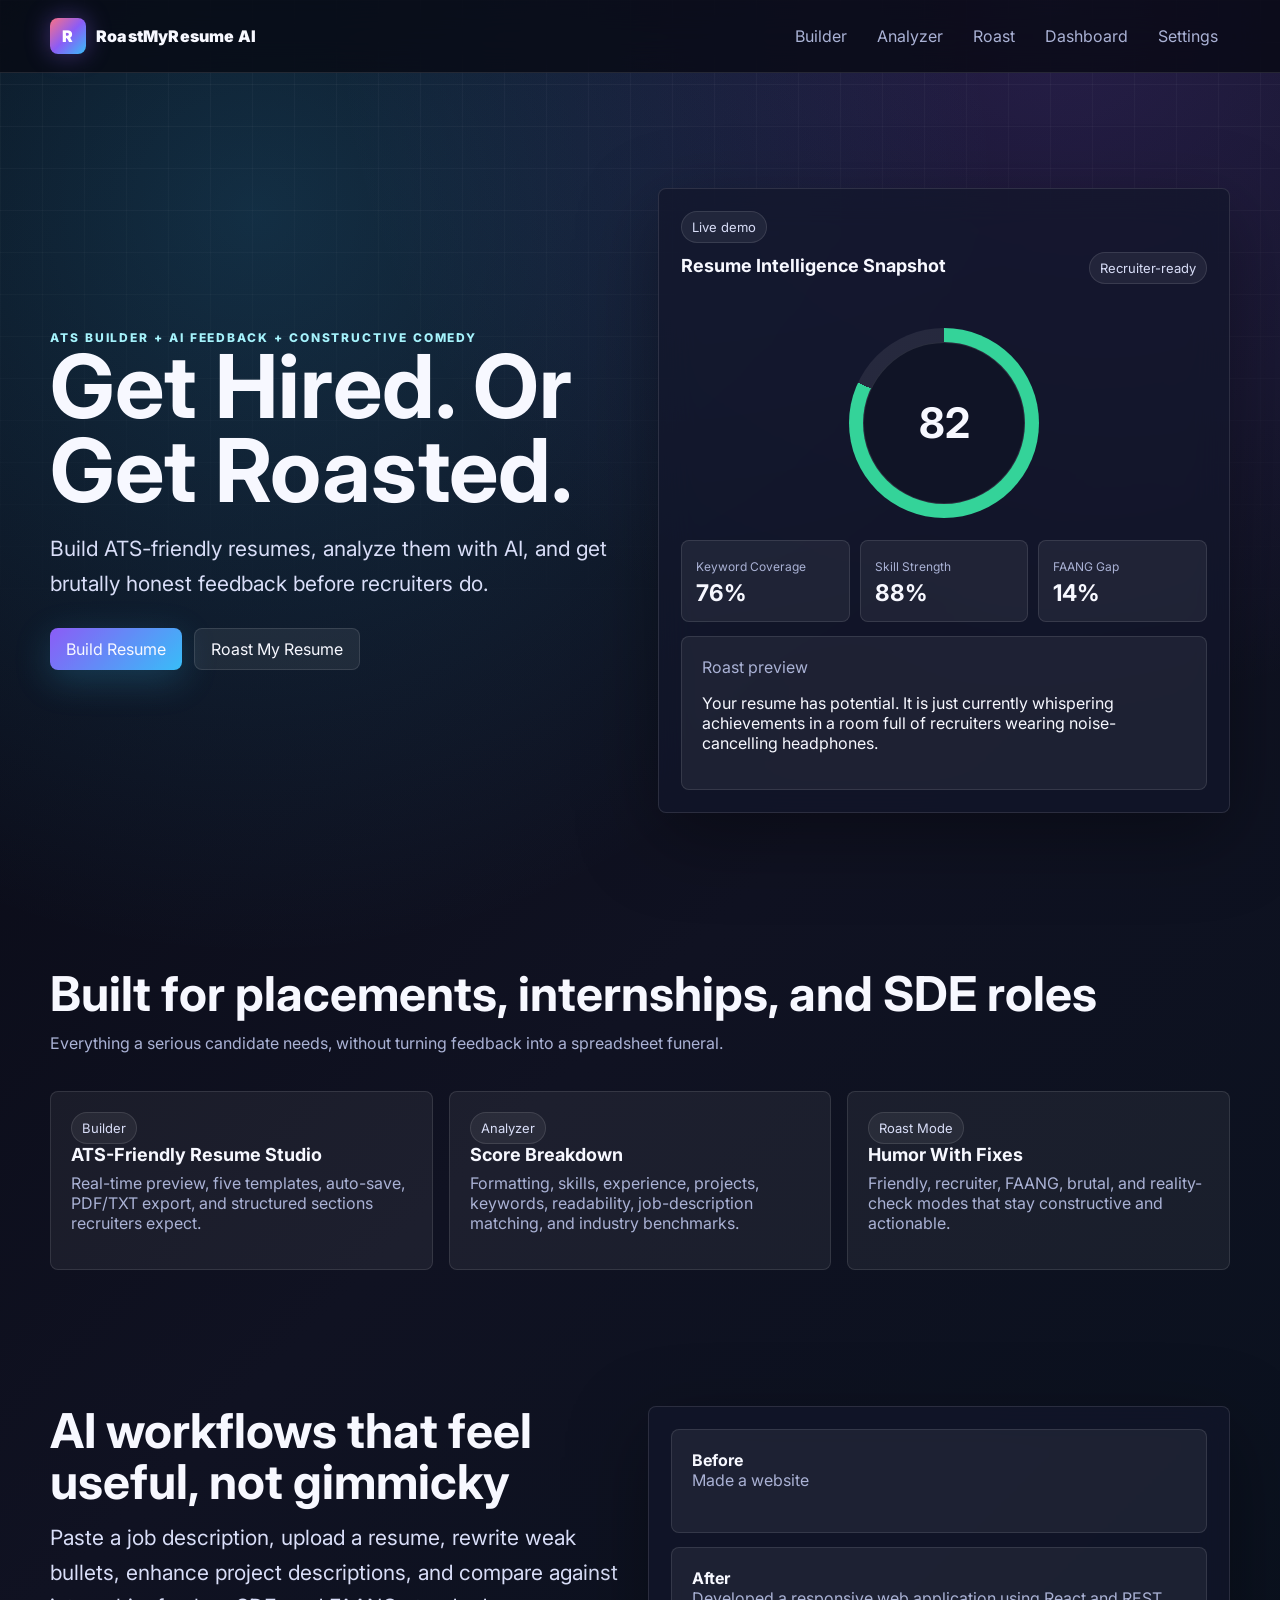
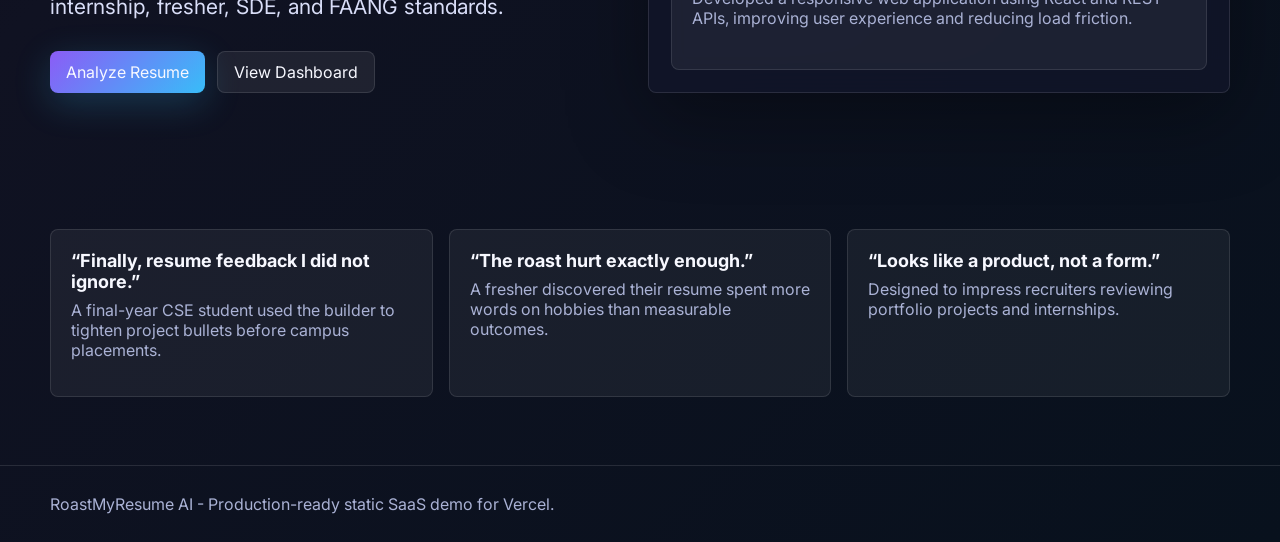
<file: index.html>
<!doctype html>
<html lang="en">
<head>
  <meta charset="utf-8">
  <meta name="viewport" content="width=device-width, initial-scale=1">
  <title>RoastMyResume AI</title>
  <link rel="preconnect" href="https://fonts.googleapis.com">
  <link rel="preconnect" href="https://fonts.gstatic.com" crossorigin>
  <link href="https://fonts.googleapis.com/css2?family=Inter:wght@400;600;700;800;900&display=swap" rel="stylesheet">
  <link rel="stylesheet" href="css/style.css">
</head>
<body>
  <nav class="nav">
    <div class="container nav-inner">
      <a class="brand" href="index.html"><span class="logo">R</span><span>RoastMyResume AI</span></a>
      <div class="nav-links">
        <a href="builder.html">Builder</a>
        <a href="analyzer.html">Analyzer</a>
        <a href="roast.html">Roast</a>
        <a href="dashboard.html">Dashboard</a>
        <a href="settings.html">Settings</a>
      </div>
    </div>
  </nav>

  <main>
    <section class="hero">
      <div class="container hero-grid">
        <div>
          <div class="eyebrow">ATS builder + AI feedback + constructive comedy</div>
          <h1>Get Hired. Or Get Roasted.</h1>
          <p class="lead">Build ATS-friendly resumes, analyze them with AI, and get brutally honest feedback before recruiters do.</p>
          <div class="actions">
            <a class="btn primary" href="builder.html">Build Resume</a>
            <a class="btn" href="roast.html">Roast My Resume</a>
          </div>
        </div>
        <div class="panel glass-pad dashboard-preview">
          <div class="section-head">
            <div>
              <span class="pill">Live demo</span>
              <h3 style="margin-top:12px">Resume Intelligence Snapshot</h3>
            </div>
            <span class="pill">Recruiter-ready</span>
          </div>
          <div class="score-ring" style="--score:82"><strong>82</strong></div>
          <div class="mini-grid">
            <div class="metric"><span>Keyword Coverage</span><strong>76%</strong></div>
            <div class="metric"><span>Skill Strength</span><strong>88%</strong></div>
            <div class="metric"><span>FAANG Gap</span><strong>14%</strong></div>
          </div>
          <div class="card">
            <p class="muted">Roast preview</p>
            <p>Your resume has potential. It is just currently whispering achievements in a room full of recruiters wearing noise-cancelling headphones.</p>
          </div>
        </div>
      </div>
    </section>

    <section class="section">
      <div class="container">
        <div class="section-head">
          <div>
            <h2>Built for placements, internships, and SDE roles</h2>
            <p class="muted">Everything a serious candidate needs, without turning feedback into a spreadsheet funeral.</p>
          </div>
        </div>
        <div class="grid-3">
          <article class="card"><span class="pill">Builder</span><h3>ATS-Friendly Resume Studio</h3><p class="muted">Real-time preview, five templates, auto-save, PDF/TXT export, and structured sections recruiters expect.</p></article>
          <article class="card"><span class="pill">Analyzer</span><h3>Score Breakdown</h3><p class="muted">Formatting, skills, experience, projects, keywords, readability, job-description matching, and industry benchmarks.</p></article>
          <article class="card"><span class="pill">Roast Mode</span><h3>Humor With Fixes</h3><p class="muted">Friendly, recruiter, FAANG, brutal, and reality-check modes that stay constructive and actionable.</p></article>
        </div>
      </div>
    </section>

    <section class="section">
      <div class="container grid-2">
        <div>
          <h2>AI workflows that feel useful, not gimmicky</h2>
          <p class="lead">Paste a job description, upload a resume, rewrite weak bullets, enhance project descriptions, and compare against internship, fresher, SDE, and FAANG standards.</p>
          <div class="actions">
            <a class="btn primary" href="analyzer.html">Analyze Resume</a>
            <a class="btn" href="dashboard.html">View Dashboard</a>
          </div>
        </div>
        <div class="panel glass-pad stack">
          <div class="card"><strong>Before</strong><p class="muted">Made a website</p></div>
          <div class="card"><strong>After</strong><p class="muted">Developed a responsive web application using React and REST APIs, improving user experience and reducing load friction.</p></div>
        </div>
      </div>
    </section>

    <section class="section">
      <div class="container">
        <div class="grid-3">
          <article class="card"><h3>“Finally, resume feedback I did not ignore.”</h3><p class="muted">A final-year CSE student used the builder to tighten project bullets before campus placements.</p></article>
          <article class="card"><h3>“The roast hurt exactly enough.”</h3><p class="muted">A fresher discovered their resume spent more words on hobbies than measurable outcomes.</p></article>
          <article class="card"><h3>“Looks like a product, not a form.”</h3><p class="muted">Designed to impress recruiters reviewing portfolio projects and internships.</p></article>
        </div>
      </div>
    </section>
  </main>
  <footer class="footer"><div class="container">RoastMyResume AI - Production-ready static SaaS demo for Vercel.</div></footer>
  <script src="js/storage.js"></script><script src="js/app.js"></script>
</body>
</html>
</file>
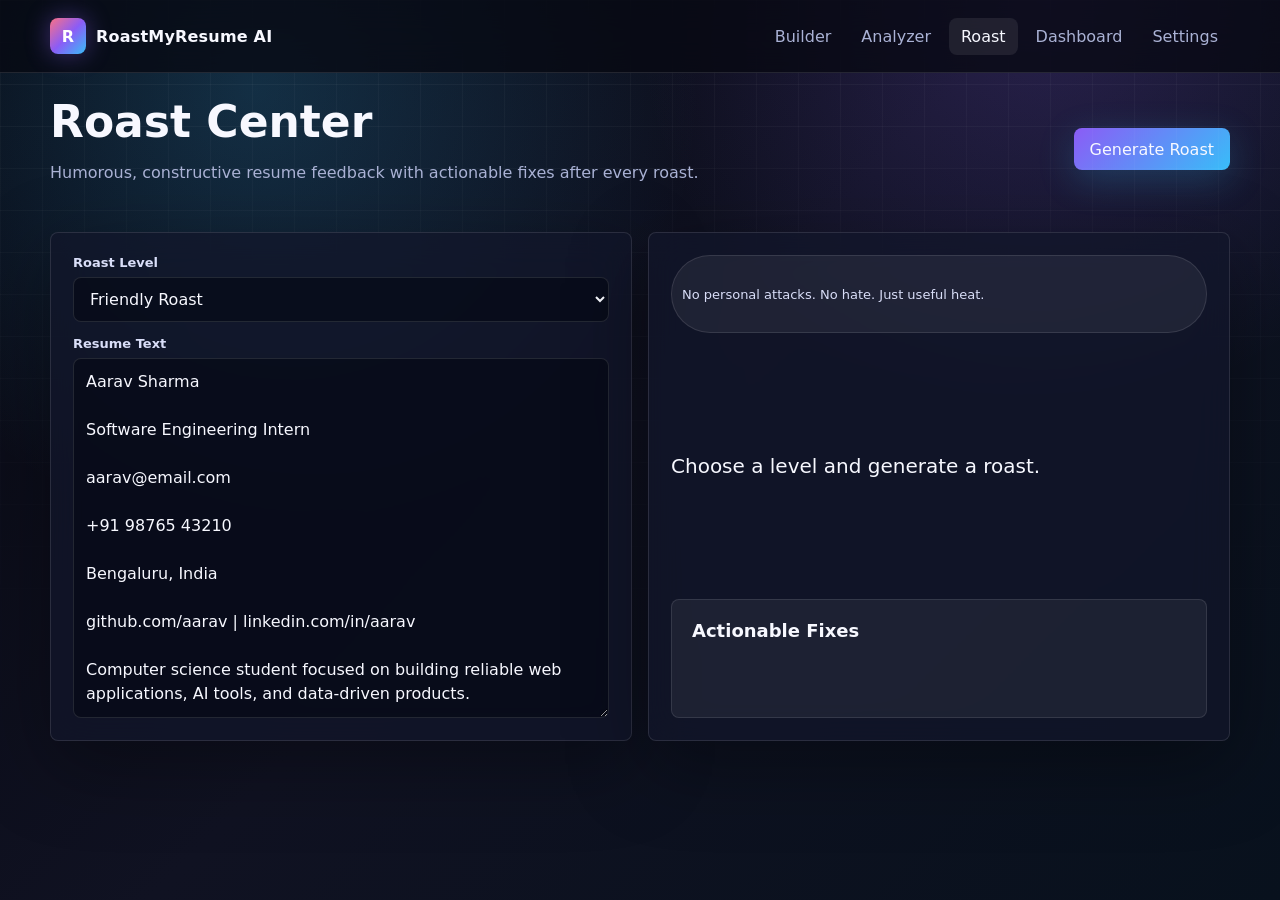
<file: roast.html>
<!doctype html>
<html lang="en">
<head>
  <meta charset="utf-8"><meta name="viewport" content="width=device-width, initial-scale=1">
  <title>Roast Center - RoastMyResume AI</title>
  <link rel="stylesheet" href="css/style.css">
</head>
<body>
  <nav class="nav"><div class="container nav-inner"><a class="brand" href="index.html"><span class="logo">R</span><span>RoastMyResume AI</span></a><div class="nav-links"><a href="builder.html">Builder</a><a href="analyzer.html">Analyzer</a><a href="roast.html">Roast</a><a href="dashboard.html">Dashboard</a><a href="settings.html">Settings</a></div></div></nav>
  <main class="app-shell">
    <div class="container stack">
      <div class="page-title"><div><h1 style="font-size:44px">Roast Center</h1><p class="muted">Humorous, constructive resume feedback with actionable fixes after every roast.</p></div><button class="btn primary" id="roastBtn">Generate Roast</button></div>
      <div class="grid-2">
        <section class="panel glass-pad stack">
          <div class="field"><label>Roast Level</label><select id="roastLevel" class="select"><option>Friendly Roast</option><option>Recruiter Roast</option><option>FAANG Recruiter Roast</option><option>Brutal Roast</option><option>Reality Check Mode</option></select></div>
          <div class="field"><label>Resume Text</label><textarea id="roastText" class="textarea" style="min-height:360px"></textarea></div>
        </section>
        <section class="panel glass-pad stack">
          <span class="pill">No personal attacks. No hate. Just useful heat.</span>
          <div id="roastOutput" class="roast-box">Choose a level and generate a roast.</div>
          <div class="card"><h3>Actionable Fixes</h3><ul class="list" id="fixes"></ul></div>
        </section>
      </div>
    </div>
  </main>
  <script src="js/storage.js"></script><script src="js/gemini.js"></script><script src="js/app.js"></script><script src="js/analyzer.js"></script><script src="js/roast.js"></script>
</body>
</html>
</file>
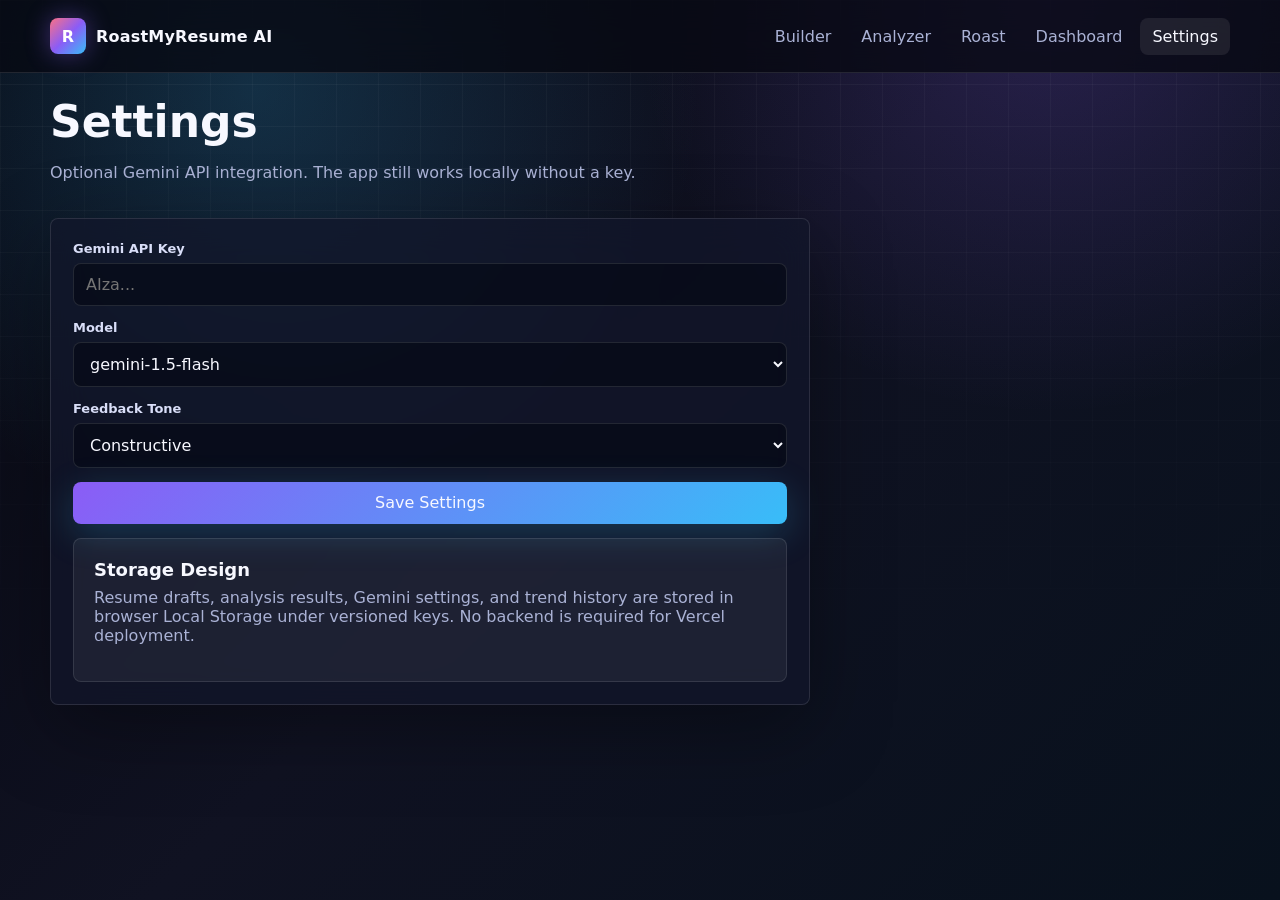
<file: settings.html>
<!doctype html>
<html lang="en">
<head>
  <meta charset="utf-8"><meta name="viewport" content="width=device-width, initial-scale=1">
  <title>Settings - RoastMyResume AI</title>
  <link rel="stylesheet" href="css/style.css">
</head>
<body>
  <nav class="nav"><div class="container nav-inner"><a class="brand" href="index.html"><span class="logo">R</span><span>RoastMyResume AI</span></a><div class="nav-links"><a href="builder.html">Builder</a><a href="analyzer.html">Analyzer</a><a href="roast.html">Roast</a><a href="dashboard.html">Dashboard</a><a href="settings.html">Settings</a></div></div></nav>
  <main class="app-shell"><div class="container">
    <div class="page-title"><div><h1 style="font-size:44px">Settings</h1><p class="muted">Optional Gemini API integration. The app still works locally without a key.</p></div></div>
    <section class="panel glass-pad stack" style="max-width:760px">
      <div class="field"><label>Gemini API Key</label><input id="geminiKey" class="input" type="password" placeholder="AIza..."></div>
      <div class="field"><label>Model</label><select id="model" class="select"><option value="gemini-1.5-flash">gemini-1.5-flash</option><option value="gemini-1.5-pro">gemini-1.5-pro</option></select></div>
      <div class="field"><label>Feedback Tone</label><select id="tone" class="select"><option value="constructive">Constructive</option><option value="direct">Direct</option><option value="playful">Playful</option></select></div>
      <button class="btn primary" id="saveSettings">Save Settings</button>
      <div class="card"><h3>Storage Design</h3><p class="muted">Resume drafts, analysis results, Gemini settings, and trend history are stored in browser Local Storage under versioned keys. No backend is required for Vercel deployment.</p></div>
    </section>
  </div></main>
  <script src="js/storage.js"></script><script src="js/app.js"></script><script src="js/settings.js"></script>
</body>
</html>
</file>
<file: css/style.css>
:root {
  color-scheme: dark;
  --bg: #070812;
  --panel: rgba(18, 22, 43, 0.74);
  --panel-strong: rgba(22, 28, 54, 0.94);
  --line: rgba(255, 255, 255, 0.11);
  --text: #f7f8ff;
  --muted: #aab2d5;
  --soft: #d9def8;
  --blue: #38bdf8;
  --purple: #8b5cf6;
  --pink: #f472b6;
  --green: #34d399;
  --amber: #fbbf24;
  --red: #fb7185;
  --shadow: 0 24px 80px rgba(0, 0, 0, 0.35);
  --radius: 8px;
  font-family: Inter, ui-sans-serif, system-ui, -apple-system, BlinkMacSystemFont, "Segoe UI", sans-serif;
}

* { box-sizing: border-box; }
html { scroll-behavior: smooth; }
body {
  margin: 0;
  min-height: 100vh;
  color: var(--text);
  background:
    radial-gradient(circle at 20% 10%, rgba(56, 189, 248, 0.2), transparent 34%),
    radial-gradient(circle at 82% 0%, rgba(139, 92, 246, 0.2), transparent 30%),
    linear-gradient(135deg, #070812 0%, #101222 48%, #08111d 100%);
}

body::before {
  content: "";
  position: fixed;
  inset: 0;
  pointer-events: none;
  background-image: linear-gradient(rgba(255,255,255,.045) 1px, transparent 1px), linear-gradient(90deg, rgba(255,255,255,.035) 1px, transparent 1px);
  background-size: 42px 42px;
  mask-image: linear-gradient(to bottom, black, transparent 78%);
}

a { color: inherit; text-decoration: none; }
button, input, textarea, select { font: inherit; }
button { cursor: pointer; }

.container { width: min(1180px, calc(100% - 32px)); margin: 0 auto; }
.nav {
  position: sticky;
  top: 0;
  z-index: 20;
  backdrop-filter: blur(18px);
  background: rgba(7, 8, 18, 0.76);
  border-bottom: 1px solid var(--line);
}
.nav-inner { height: 72px; display: flex; align-items: center; justify-content: space-between; gap: 18px; }
.brand { display: flex; align-items: center; gap: 10px; font-weight: 900; letter-spacing: .2px; }
.logo {
  width: 36px; height: 36px; border-radius: 8px;
  display: grid; place-items: center; color: white; font-weight: 900;
  background: linear-gradient(135deg, var(--red), var(--purple), var(--blue));
  box-shadow: 0 0 24px rgba(139, 92, 246, .42);
}
.nav-links { display: flex; align-items: center; gap: 6px; flex-wrap: wrap; justify-content: flex-end; }
.nav-links a {
  color: var(--muted);
  padding: 9px 12px;
  border-radius: 8px;
  transition: .2s ease;
}
.nav-links a:hover, .nav-links a.active { color: var(--text); background: rgba(255,255,255,.08); }

.btn {
  border: 1px solid var(--line);
  color: var(--text);
  background: rgba(255,255,255,.07);
  min-height: 42px;
  padding: 0 16px;
  border-radius: 8px;
  display: inline-flex;
  align-items: center;
  justify-content: center;
  gap: 8px;
  transition: transform .18s ease, border-color .18s ease, background .18s ease;
}
.btn:hover { transform: translateY(-1px); border-color: rgba(255,255,255,.24); background: rgba(255,255,255,.11); }
.btn.primary { border: 0; background: linear-gradient(135deg, var(--purple), var(--blue)); box-shadow: 0 10px 36px rgba(56,189,248,.22); }
.btn.danger { border-color: rgba(251,113,133,.38); background: rgba(251,113,133,.13); color: #ffd7de; }
.btn.ghost { background: transparent; }
.icon-btn { width: 42px; padding: 0; }

.hero {
  min-height: calc(100vh - 72px);
  display: grid;
  align-items: center;
  padding: 54px 0 28px;
}
.hero-grid { display: grid; grid-template-columns: 1fr 1fr; gap: 36px; align-items: center; }
.eyebrow { color: #a5f3fc; font-weight: 800; text-transform: uppercase; font-size: 12px; letter-spacing: .16em; }
h1, h2, h3, p { margin-top: 0; }
h1 { font-size: clamp(44px, 7vw, 88px); line-height: .95; letter-spacing: 0; margin-bottom: 20px; }
h2 { font-size: clamp(28px, 4vw, 48px); line-height: 1.05; margin-bottom: 14px; }
h3 { font-size: 18px; margin-bottom: 8px; }
.lead { color: var(--soft); font-size: clamp(17px, 2vw, 21px); line-height: 1.65; max-width: 680px; }
.actions { display: flex; gap: 12px; flex-wrap: wrap; margin-top: 26px; }

.panel {
  background: var(--panel);
  border: 1px solid var(--line);
  border-radius: var(--radius);
  box-shadow: var(--shadow);
  backdrop-filter: blur(18px);
}
.glass-pad { padding: 22px; }
.dashboard-preview { display: grid; gap: 14px; }
.score-ring {
  --score: 72;
  width: 190px; height: 190px; border-radius: 50%;
  margin: 8px auto;
  display: grid; place-items: center;
  background: conic-gradient(var(--green) calc(var(--score) * 1%), rgba(255,255,255,.08) 0);
  position: relative;
}
.score-ring::after { content: ""; position: absolute; inset: 14px; border-radius: 50%; background: #101426; border: 1px solid var(--line); }
.score-ring strong { position: relative; z-index: 1; font-size: 42px; }
.mini-grid { display: grid; grid-template-columns: repeat(3, 1fr); gap: 10px; }
.metric { padding: 14px; background: rgba(255,255,255,.06); border: 1px solid var(--line); border-radius: 8px; }
.metric span { color: var(--muted); font-size: 12px; }
.metric strong { display: block; font-size: 23px; margin-top: 4px; }

.section { padding: 68px 0; }
.section-head { display: flex; align-items: end; justify-content: space-between; gap: 20px; margin-bottom: 22px; }
.muted { color: var(--muted); }
.grid-3 { display: grid; grid-template-columns: repeat(3, 1fr); gap: 16px; }
.grid-2 { display: grid; grid-template-columns: repeat(2, 1fr); gap: 16px; }
.card {
  padding: 20px;
  background: rgba(255,255,255,.055);
  border: 1px solid var(--line);
  border-radius: 8px;
}
.card:hover { border-color: rgba(56,189,248,.34); }
.pill { display: inline-flex; align-items: center; gap: 7px; border: 1px solid var(--line); border-radius: 999px; padding: 7px 10px; color: var(--soft); background: rgba(255,255,255,.06); font-size: 13px; }

.app-shell { padding: 28px 0 60px; }
.page-title { display: flex; align-items: center; justify-content: space-between; gap: 14px; margin-bottom: 20px; flex-wrap: wrap; }
.workspace { display: grid; grid-template-columns: 390px 1fr; gap: 18px; align-items: start; }
.stack { display: grid; gap: 14px; }
.form-grid { display: grid; grid-template-columns: repeat(2, 1fr); gap: 12px; }
.field { display: grid; gap: 7px; }
.field label { color: var(--soft); font-size: 13px; font-weight: 700; }
.input, .textarea, .select {
  width: 100%;
  border: 1px solid var(--line);
  border-radius: 8px;
  background: rgba(5, 7, 18, .58);
  color: var(--text);
  padding: 11px 12px;
  outline: none;
}
.textarea { min-height: 104px; resize: vertical; line-height: 1.5; }
.input:focus, .textarea:focus, .select:focus { border-color: rgba(56,189,248,.7); box-shadow: 0 0 0 3px rgba(56,189,248,.12); }
.tabs { display: flex; gap: 8px; flex-wrap: wrap; }
.tab { border: 1px solid var(--line); background: rgba(255,255,255,.05); color: var(--muted); border-radius: 8px; padding: 9px 12px; }
.tab.active { color: white; background: rgba(56,189,248,.15); border-color: rgba(56,189,248,.4); }
.resume-paper {
  background: #fbfcff;
  color: #111827;
  border-radius: 8px;
  padding: 34px;
  min-height: 780px;
  box-shadow: 0 18px 60px rgba(0,0,0,.32);
}
.resume-paper h2 { color: #111827; font-size: 31px; margin-bottom: 2px; }
.resume-paper h3 { color: #1f2937; border-bottom: 1px solid #d8deea; padding-bottom: 4px; margin-top: 20px; text-transform: uppercase; font-size: 13px; letter-spacing: .08em; }
.resume-paper p, .resume-paper li { color: #374151; line-height: 1.48; }
.resume-paper ul { padding-left: 19px; }
.template-modern h3 { color: #4f46e5; }
.template-professional { font-family: Georgia, serif; }
.template-minimal { box-shadow: none; border: 1px solid #e5e7eb; }
.template-internship h2 { color: #0369a1; }
.template-faang h3 { color: #0f766e; }

.upload-zone {
  border: 1px dashed rgba(56,189,248,.42);
  border-radius: 8px;
  padding: 28px;
  text-align: center;
  background: rgba(56,189,248,.07);
}
.results-grid { display: grid; grid-template-columns: 280px 1fr; gap: 16px; }
.list { display: grid; gap: 8px; padding: 0; margin: 0; list-style: none; }
.list li { padding: 10px 12px; background: rgba(255,255,255,.055); border: 1px solid var(--line); border-radius: 8px; color: var(--soft); }
.progress { height: 10px; border-radius: 99px; background: rgba(255,255,255,.09); overflow: hidden; }
.progress span { display: block; height: 100%; width: var(--w, 50%); background: linear-gradient(90deg, var(--purple), var(--blue), var(--green)); }
.roast-box {
  min-height: 190px;
  display: grid;
  align-content: center;
  gap: 12px;
  font-size: 20px;
  line-height: 1.55;
}
.typing::after { content: "|"; animation: blink .9s infinite; color: var(--blue); }
@keyframes blink { 50% { opacity: 0; } }

.footer { border-top: 1px solid var(--line); padding: 28px 0; color: var(--muted); }
.toast { position: fixed; right: 18px; bottom: 18px; padding: 12px 14px; border-radius: 8px; background: var(--panel-strong); border: 1px solid var(--line); box-shadow: var(--shadow); opacity: 0; transform: translateY(12px); transition: .2s ease; z-index: 40; }
.toast.show { opacity: 1; transform: translateY(0); }

@media (max-width: 900px) {
  .hero-grid, .workspace, .results-grid, .grid-2, .grid-3 { grid-template-columns: 1fr; }
  .nav-inner { height: auto; padding: 14px 0; align-items: flex-start; }
  .nav-links { gap: 3px; }
  .mini-grid, .form-grid { grid-template-columns: 1fr; }
  .resume-paper { padding: 22px; min-height: auto; }
}

@media (max-width: 560px) {
  .container { width: min(100% - 22px, 1180px); }
  h1 { font-size: 42px; }
  .nav-inner { display: grid; }
  .nav-links a { padding: 8px 9px; font-size: 14px; }
  .section { padding: 46px 0; }
}
</file>
